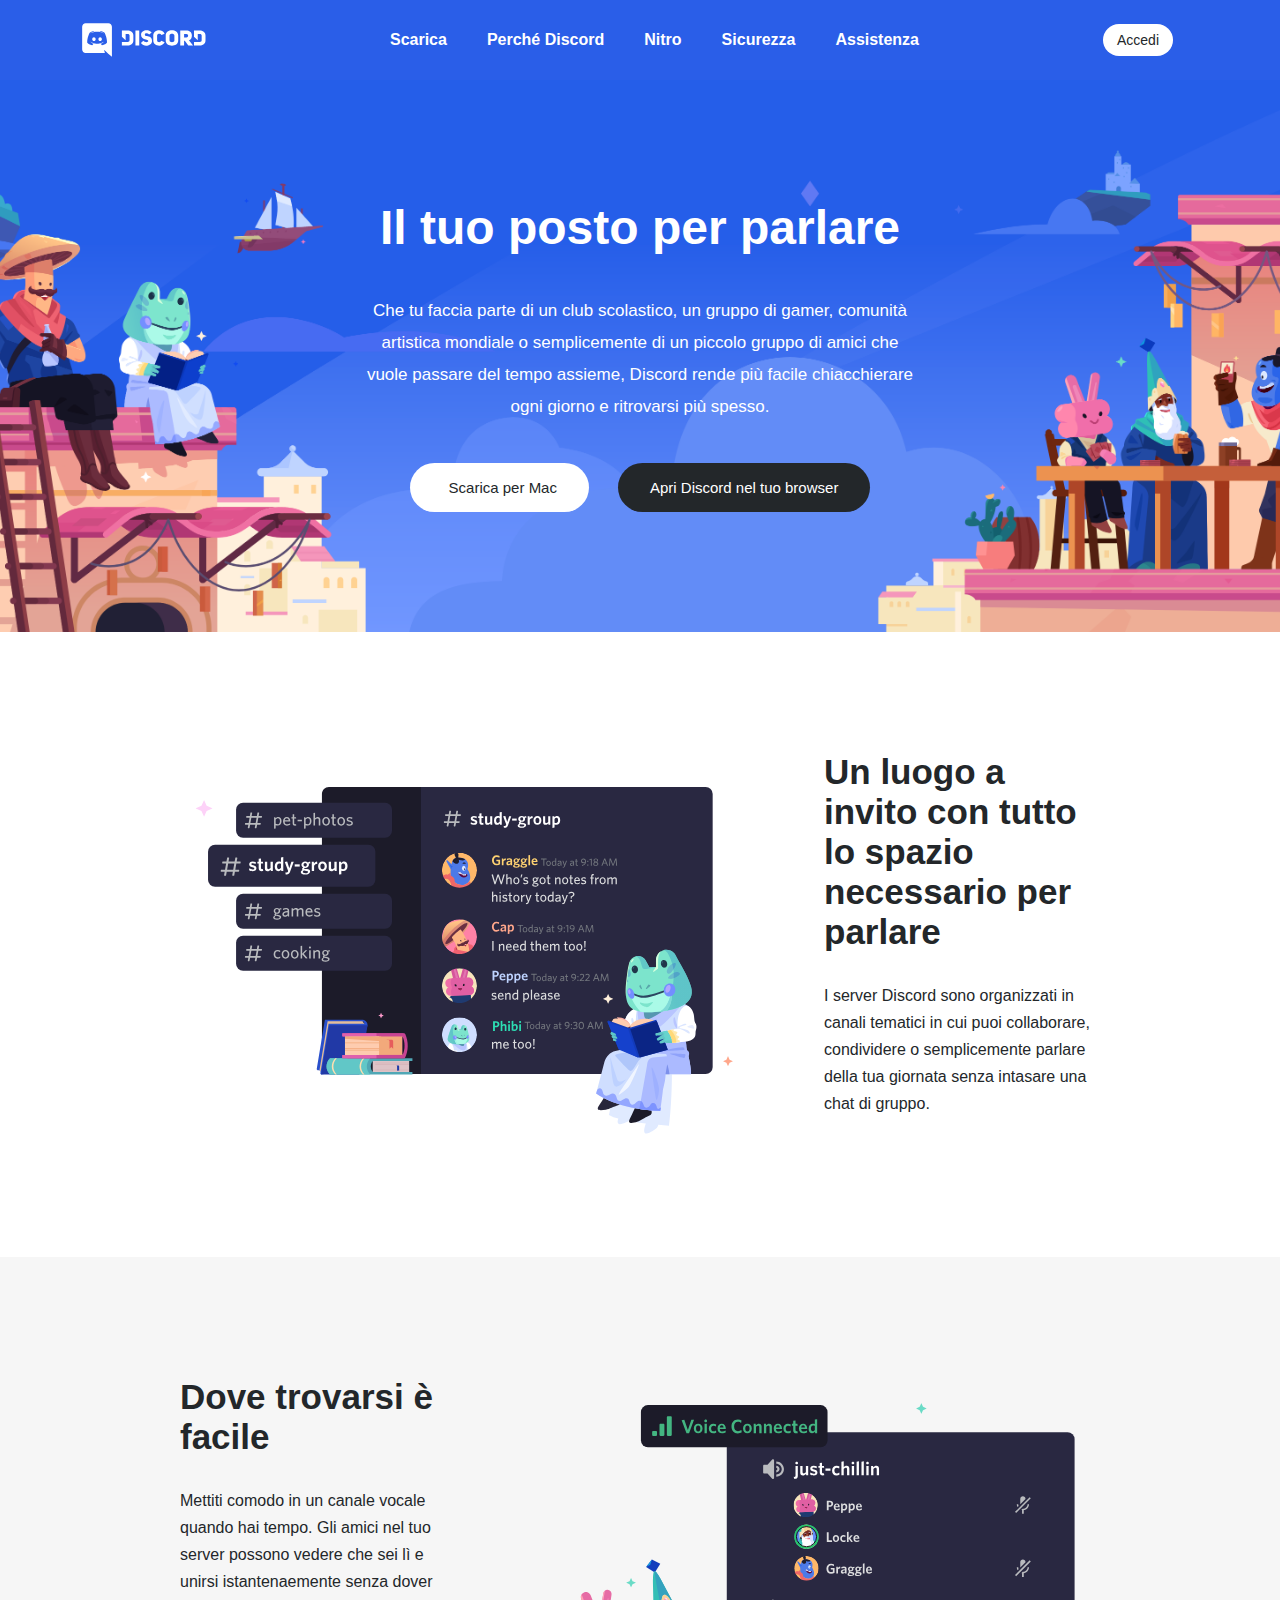
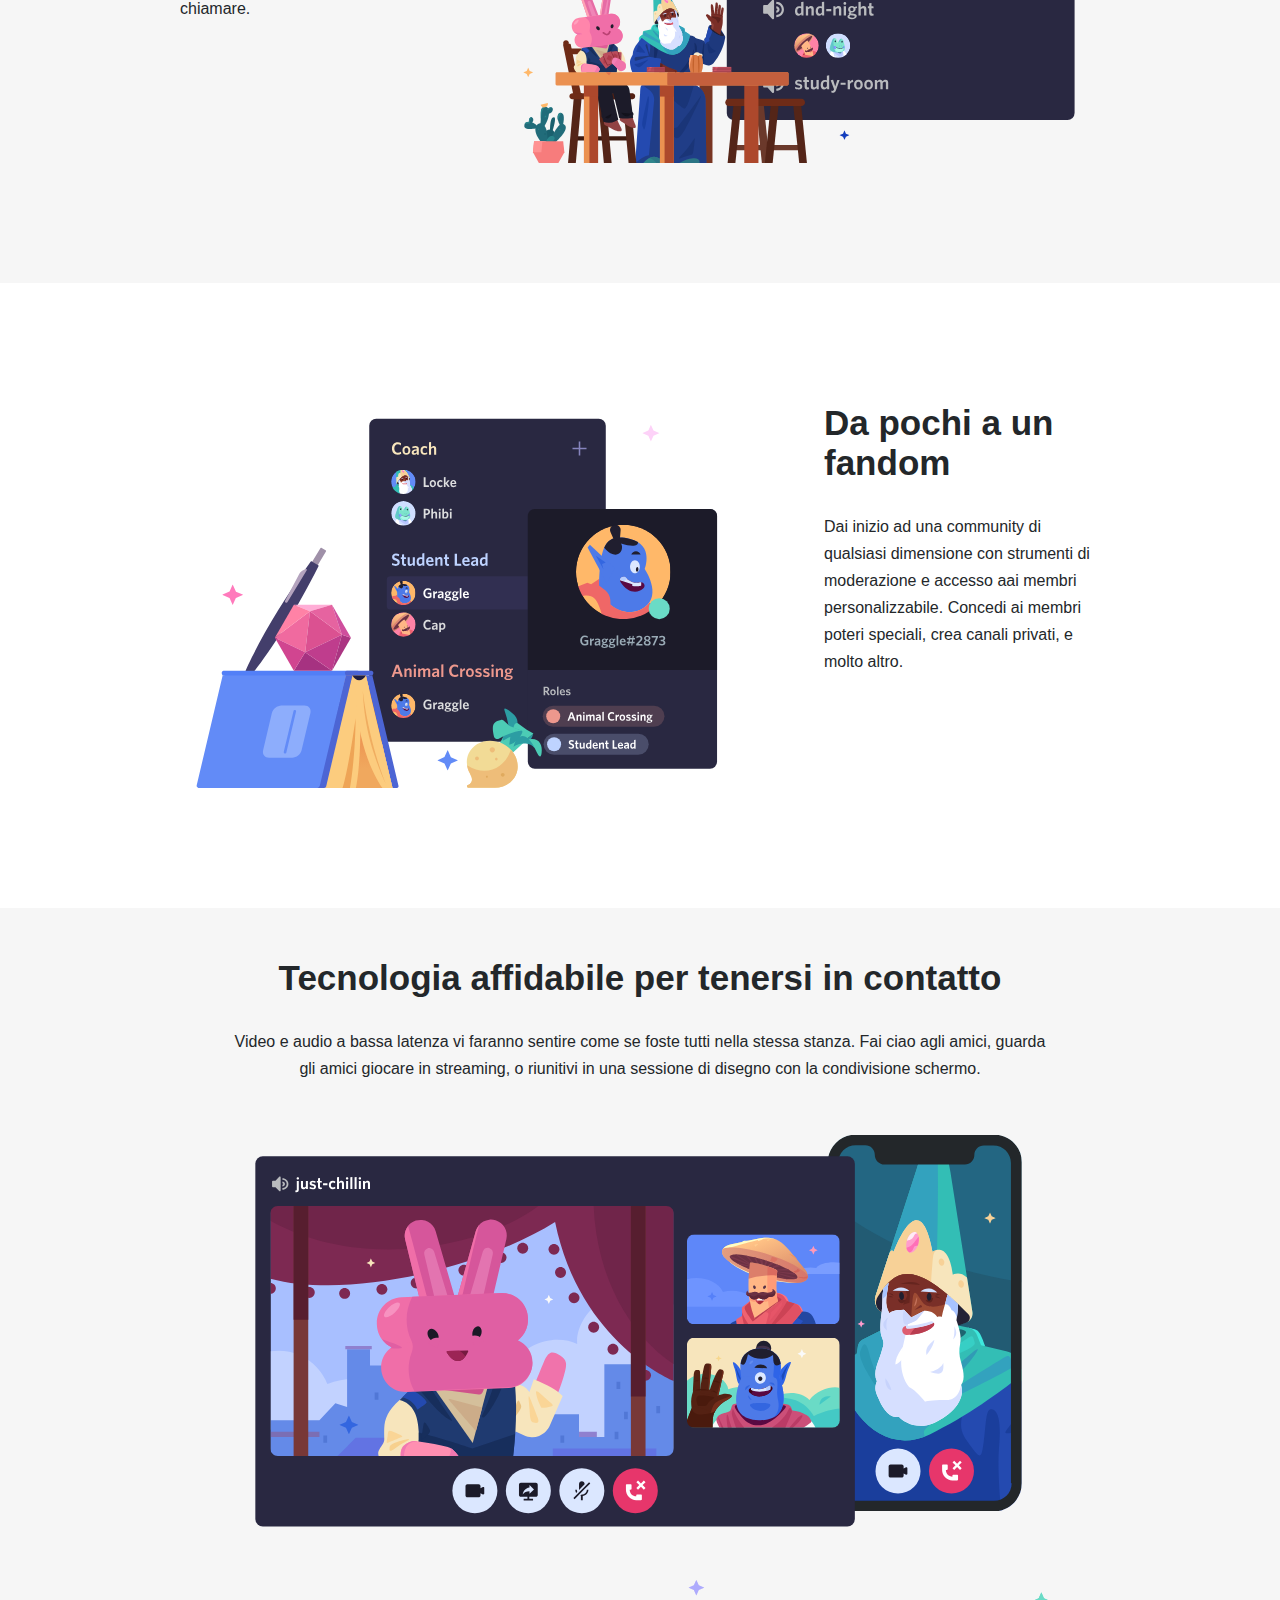
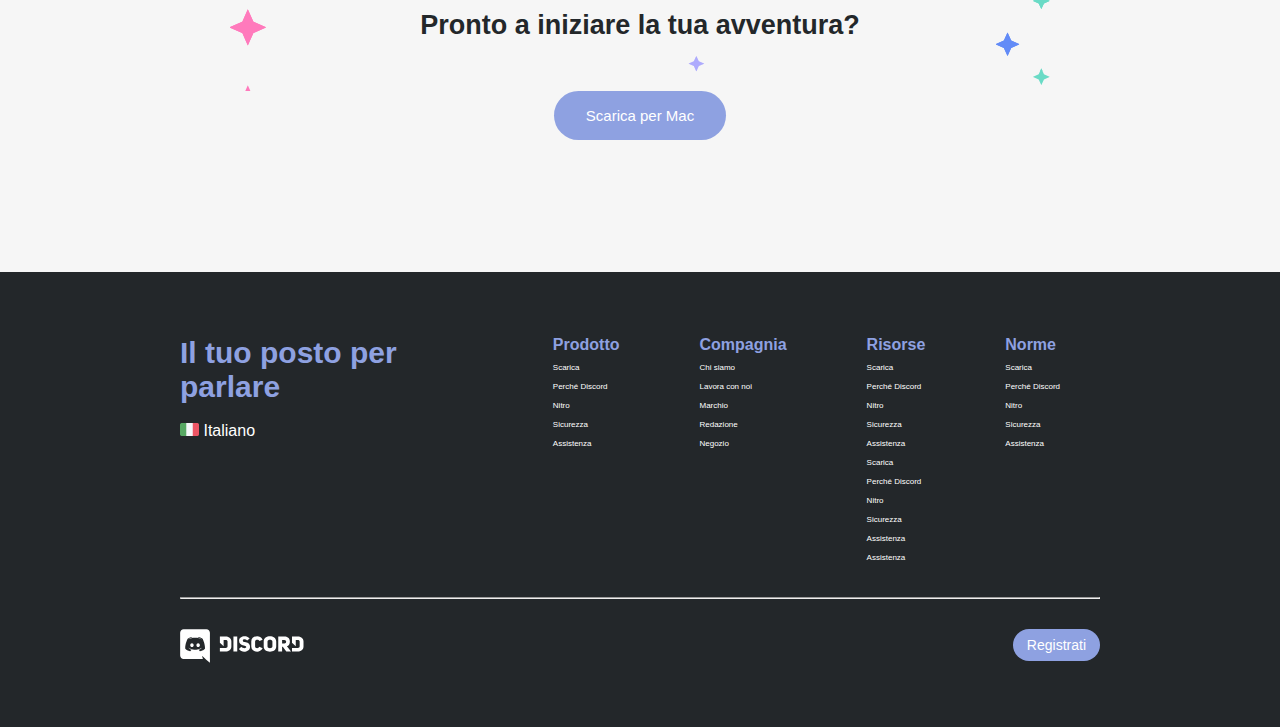
<file: index.html>
<!DOCTYPE html>
<html lang="it">
<head>
    <meta charset="UTF-8">
    <meta http-equiv="X-UA-Compatible" content="IE=edge">
    <meta name="viewport" content="width=device-width, initial-scale=1.0">
    <title>Discord| Il luogo ideale per parlare e ritrovarsi</title>
    <link rel="icon" type="image/png" href="img/favicon.png">

    <link rel="apple-touch-icon" href="touch-icon-iphone.png/img/favicon.png">
    <link rel="apple-touch-icon" sizes="76x76" href="img/favicon.png">
    <link rel="apple-touch-icon" sizes="120x120" href="img/favicon.png">
    <link rel="apple-touch-icon" sizes="152x152" href="img/favicon.png">
    
    <link rel="stylesheet" href="main.css">
    <link rel="stylesheet" href="https://cdnjs.cloudflare.com/ajax/libs/font-awesome/6.2.0/css/all.min.css"
    integrity="sha512-xh6O/CkQoPOWDdYTDqeRdPCVd1SpvCA9XXcUnZS2FmJNp1coAFzvtCN9BmamE+4aHK8yyUHUSCcJHgXloTyT2A=="
    crossorigin="anonymous" referrerpolicy="no-referrer"/>
</head>

<body>
    <header>
        <div class="contenitore">
            <div class="logo">
                <img src="img/logo.svg" alt="Logo">
            </div>

            <nav class="nav-bar">
                <ul class="nav">
                    <li><a href="#">Scarica</a></li>
                    <li><a href="#">Perché Discord</a></li>
                    <li><a href="#">Nitro</a></li>
                    <li><a href="#">Sicurezza</a></li>
                    <li><a href="#">Assistenza</a></li>
                </ul>
            </nav>
            <div class="login">
                <button class="btn btn-white btn-small">Accedi</button>
            </div>
        </div>   

    </header>

    <main>
        <!-- intestatione + immagine con cui inizia la pagina -->
        <div class="contenitore-del-img">
            <div class="contenitore-del-titolo">
                <h1 class="titolo">Il tuo posto per parlare</h1>
                <div class="paragrafo">
                    <p>Che tu faccia parte di un club scolastico, un gruppo di gamer, comunità artistica mondiale o semplicemente di un piccolo gruppo di amici che vuole passare del tempo assieme, Discord rende più facile chiacchierare ogni giorno e ritrovarsi più spesso.</p>
                </div>
                
                <button class="btn btn-white"> <span class="icona-a-freccia"><i class="fa-solid fa-arrow-down-long"></i></span>Scarica per Mac</button>
                <button class="btn btn-grey">Apri Discord nel tuo browser</button>
            </div>
        </div>
        <!-- inizio prima sezione -->
            <section class="row-white">
                <div class="container">
                    <div class="row">
                        <div class="immagine-fianco-sx W-70">
                            <img src="img/item1.svg" alt="Ranocchiella che legge">
                        </div>
                        <div class="parte-testo W-30">
                    
                            <h2 class="subtitolo">Un luogo a invito con tutto lo spazio necessario per parlare</h2>
                            
                            <p class="sottoparagrafo">I server Discord sono organizzati in canali tematici in cui puoi collaborare, condividere o semplicemente parlare della tua giornata senza intasare una chat di gruppo.</p>
                        </div>
                    </div>
                </div>
            </section>

            <!-- inizio seconda sezione -->
            <section class="row-grey">
                <div class="container">
                    <div class="row">
                        <div class="parte-testo W-30">
                            
                            <h2 class="subtitolo">Dove trovarsi è facile</h2>
                            
                            <p class="sottoparagrafo">Mettiti comodo in un canale vocale quando hai tempo. Gli amici nel tuo server possono vedere che sei lì e unirsi istantenaemente senza dover chiamare.</p>
                        </div>
                        <div class="immagine-fianco-dx W-70">
                            <img src="img/item2.svg" alt="Mago pittore">
                        </div>
                    </div>
                </div>
            </section>

            <!-- inizio terza sezione -->
            <section class="row-white">
                <div class="container">
                    <div class="row">
                        <div class="immagine-fianco-sx W-70">
                            <img src="img/item3.svg" alt="Rubrica">
                        </div>
                        <div class="parte-testo W-30">
                    
                            <h2 class="subtitolo">Da pochi a un fandom</h2>
                            
                            <p class="sottoparagrafo">Dai inizio ad una community di qualsiasi dimensione con strumenti di moderazione e accesso aai membri personalizzabile. Concedi ai membri poteri speciali, crea canali privati, e molto altro.</p>
                        </div>
                    </div>
                </div>
            </section>

            <!-- inizio quarta sezione -->
            <section class="row-grey">
                <div class="container">
                    <div class="contenitore-row">
                        <div class="parte-testo row-4">
                        
                            <h2 class="subtitolo nuovo">Tecnologia affidabile per tenersi in contatto</h2>
                            
                            <p class="sottoparagrafo nuovo">Video e audio a bassa latenza vi faranno sentire come se foste tutti nella stessa stanza. Fai ciao agli amici, guarda gli amici giocare in streaming, o riunitivi in una sessione di disegno con la condivisione schermo.</p>
                        </div>
                        <div class="immagine-centrale">
                            <img src="img/item4-big.svg" alt="display" style="display: block;">
                        </div>
                    <!-- Conclusione con una CTA  -->
                        <div class="parte-testo conclusione">
                            <h3 class="subtitolo conclusione">Pronto a iniziare la tua avventura?</h3>

                        </div>
                        <div class="CTA-finale">
                            <button class="btn btn-violet"><i class="fa-solid fa-arrow-down-long"></i> </span>Scarica per Mac</button>
                        </div>
                        
                    </div>
                </div>
            </section>
                
    </main>
    <footer>
        <!-- primo container di chiusura -->
            <div class="container footer">
                <div class="slot">
                    <div class="slogan-finale">
                        <h3>Il tuo posto per <br> parlare</h3> <br>
                        <div class="language-bar">
                            <img class="icona-img" src="img/ita.png" alt="icona della bandiera italiana">
                            <p class="testo-icona">Italiano <i class="fa-solid fa-chevron-down"></i></p>
                        </div>
                        <div class="social-bar">
                            <div><i class="fa-brands fa-twitter"></i></div>
                            <div><i class="fa-brands fa-instagram icone-social"></i></div>
                            <div><i class="fa-brands fa-facebook icone-social"></i></div>
                            <div><i class="fa-brands fa-youtube icone-social"></i></div>
                        </div> 
                    </div>
                    <!-- colonne dell'area footer  -->
                    <div class="columns">
                        <div class="column">
                            <h5 class="h5-minititolo">Prodotto</h5>
                            <ul class="ul-style-none">
                                <li>Scarica</li>
                                <li>Perché Discord</li>
                                <li>Nitro</li>
                                <li>Sicurezza</li>
                                <li>Assistenza</li>
                            </ul>
                        </div>
                        <div class="column">
                            <h5 class="h5-minititolo">Compagnia</h5>
                            <ul class="ul-style-none">
                                <li>Chi siamo</li>
                                <li>Lavora con noi</li>
                                <li>Marchio</li>
                                <li>Redazione</li>
                                <li>Negozio</li>
                            </ul>
                        </div>
                        <div class="column">
                            <h5 class="h5-minititolo">Risorse</h5>
                            <ul class="ul-style-none">
                                <li>Scarica</li>
                                <li>Perché Discord</li>
                                <li>Nitro</li>
                                <li>Sicurezza</li>
                                <li>Assistenza</li>
                                <li>Scarica</li>
                                <li>Perché Discord</li>
                                <li>Nitro</li>
                                <li>Sicurezza</li>
                                <li>Assistenza</li>
                                <li>Assistenza</li>
                            </ul>
                        </div>
                        <div class="column">
                            <h5 class="h5-minititolo">Norme</h5>
                            <ul class="ul-style-none">
                                <li>Scarica</li>
                                <li>Perché Discord</li>
                                <li>Nitro</li>
                                <li>Sicurezza</li>
                                <li>Assistenza</li>
                            </ul>
                        </div> 
                    </div>
                </div>
                <!-- linea orizzontale + button e logo del footer  -->
                <hr>
                <div class="contenitore-footer">
                    <div class="logo-del-footer"> 
                        <img src="img/logo.svg" alt="Logo Discord"> 
                    </div> 
                    <div class="fix-dx">
                        <button class="btn btn-small btn-violet">Registrati</button>
                    </div>
                </div>
            </div>
    </footer>
</body>
</html>
</file>
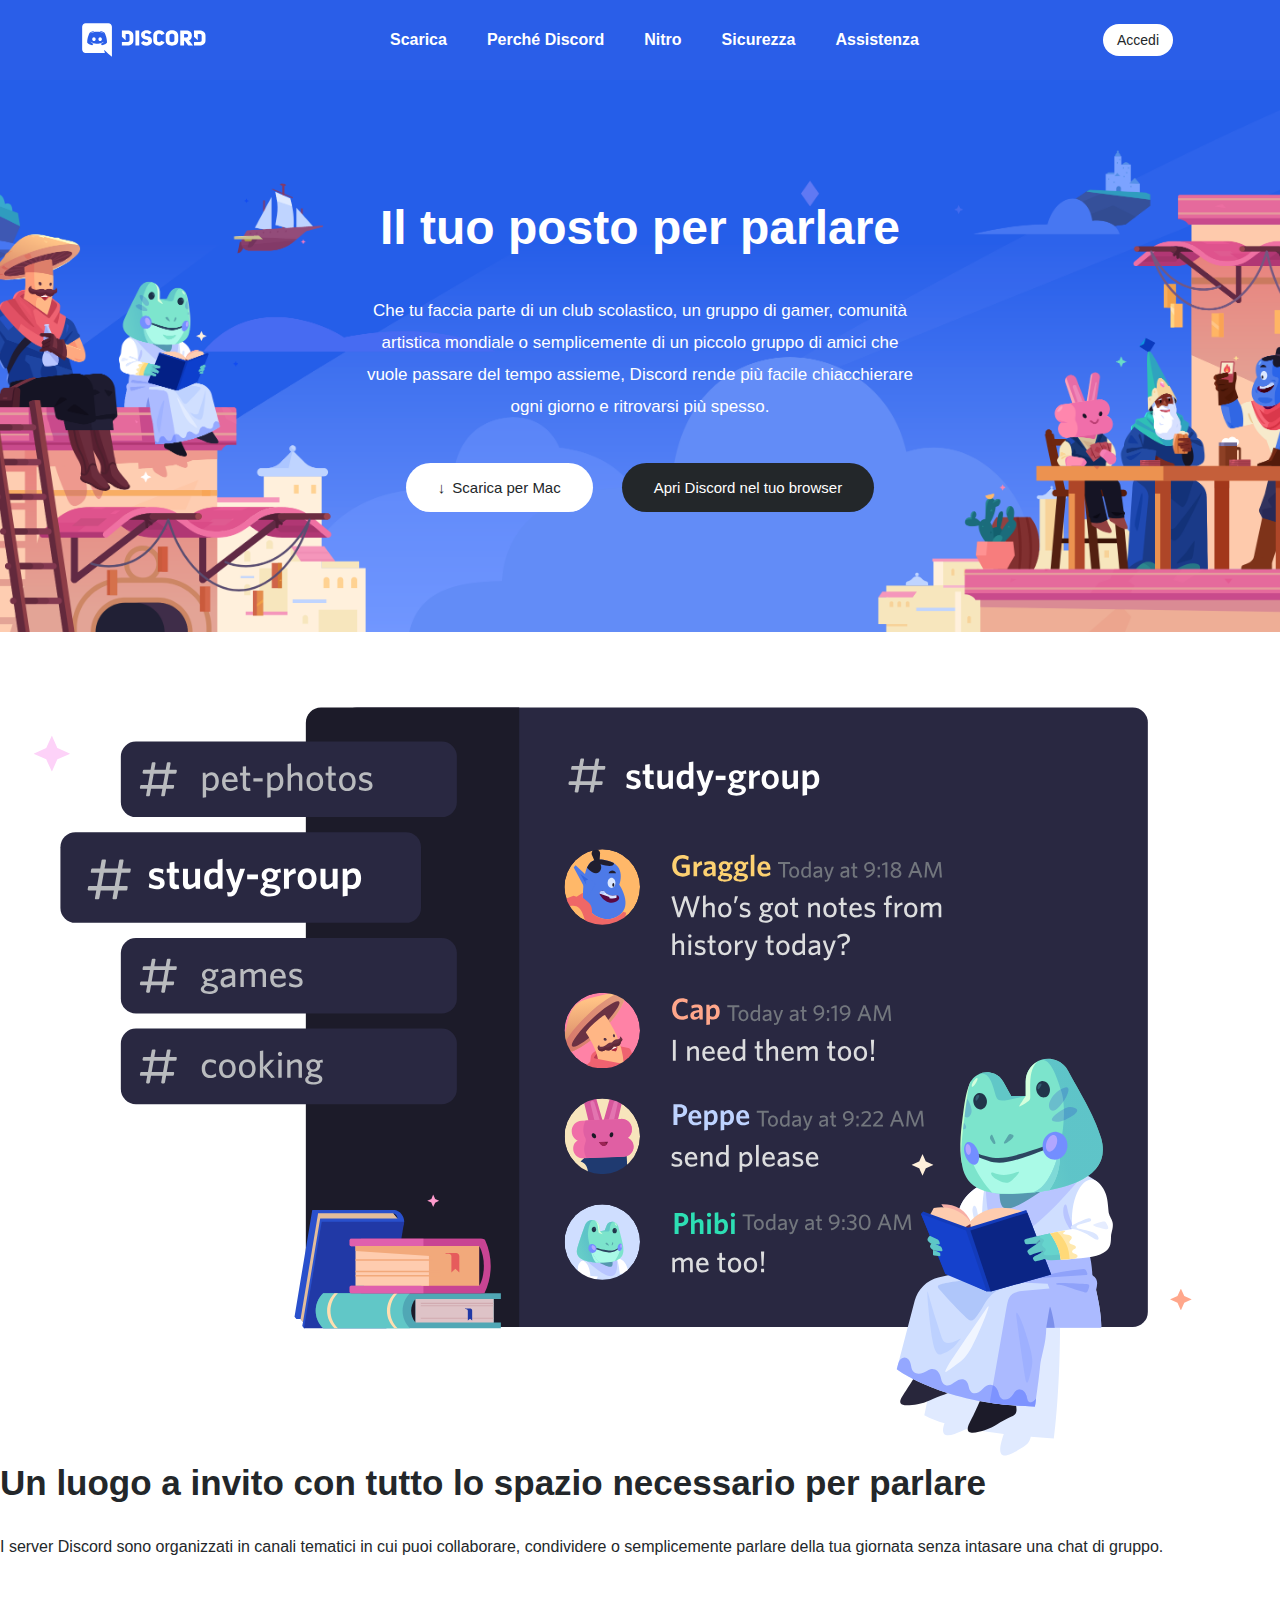
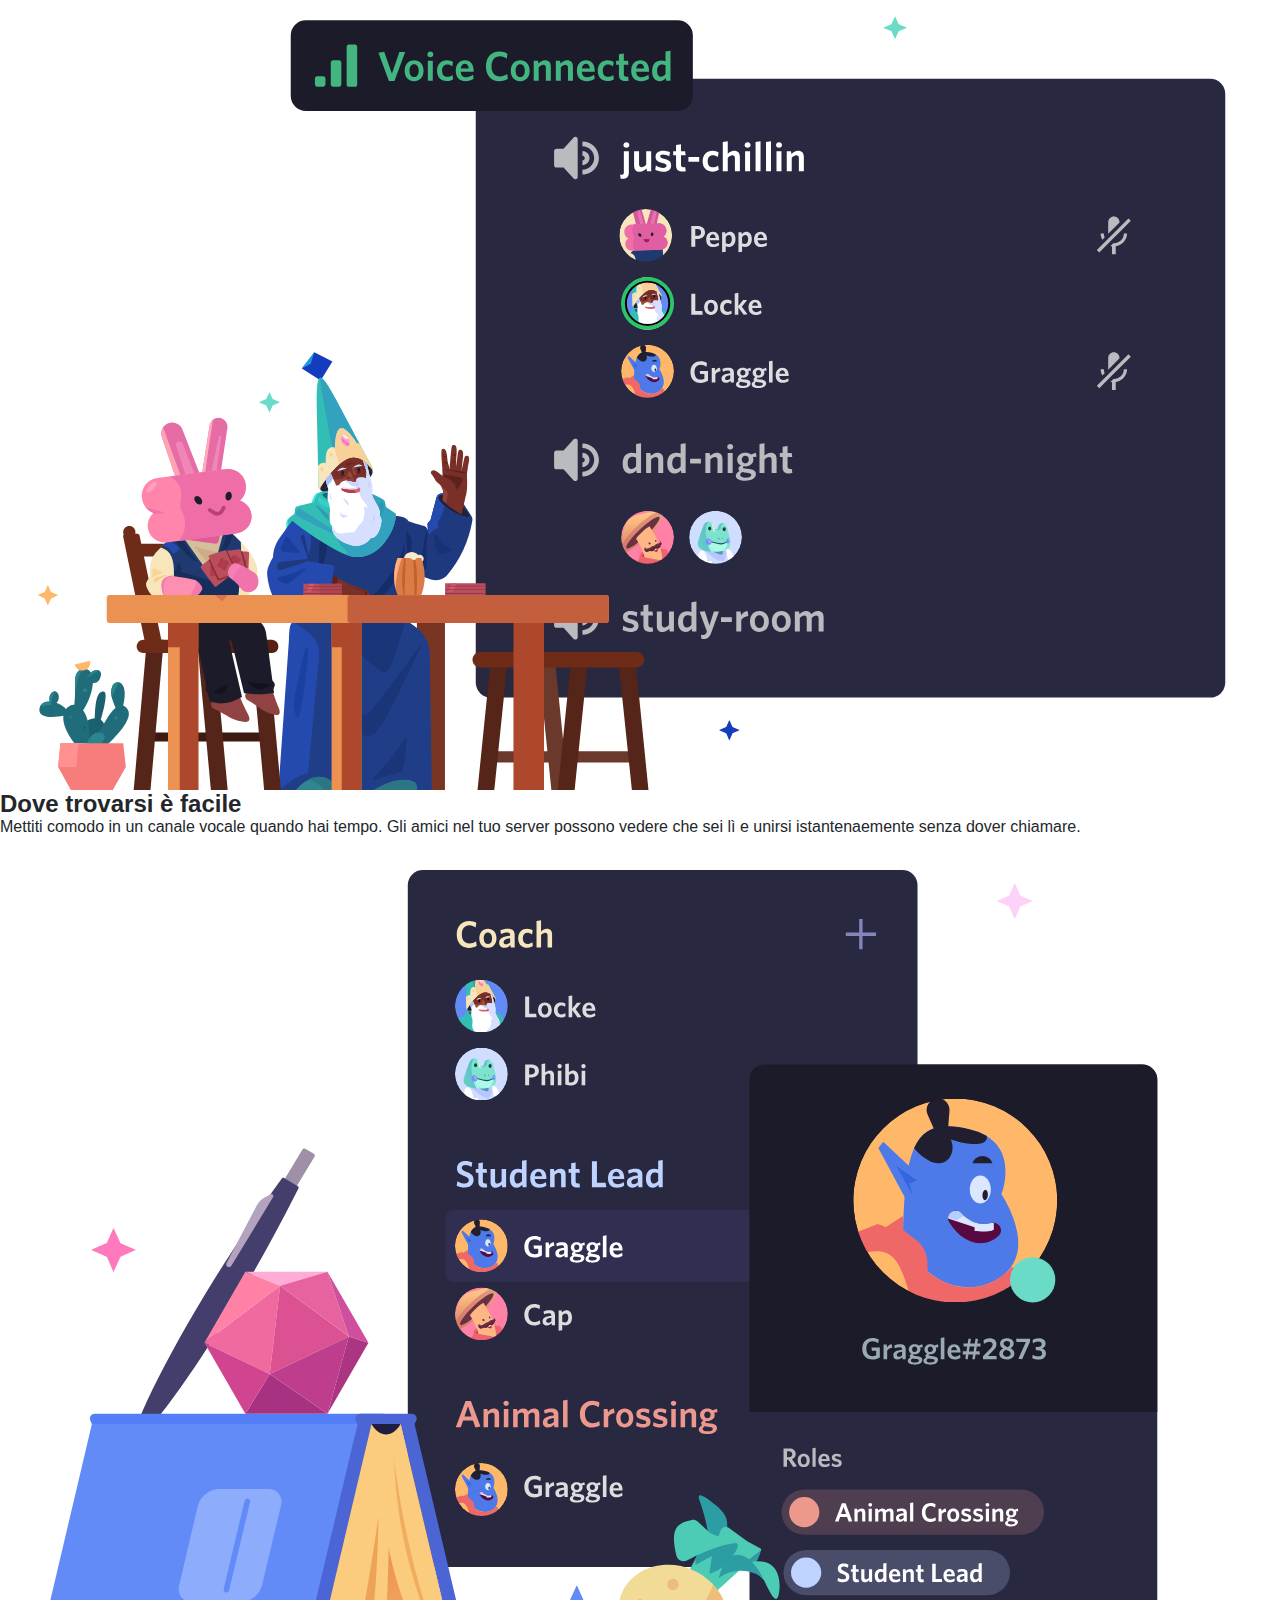
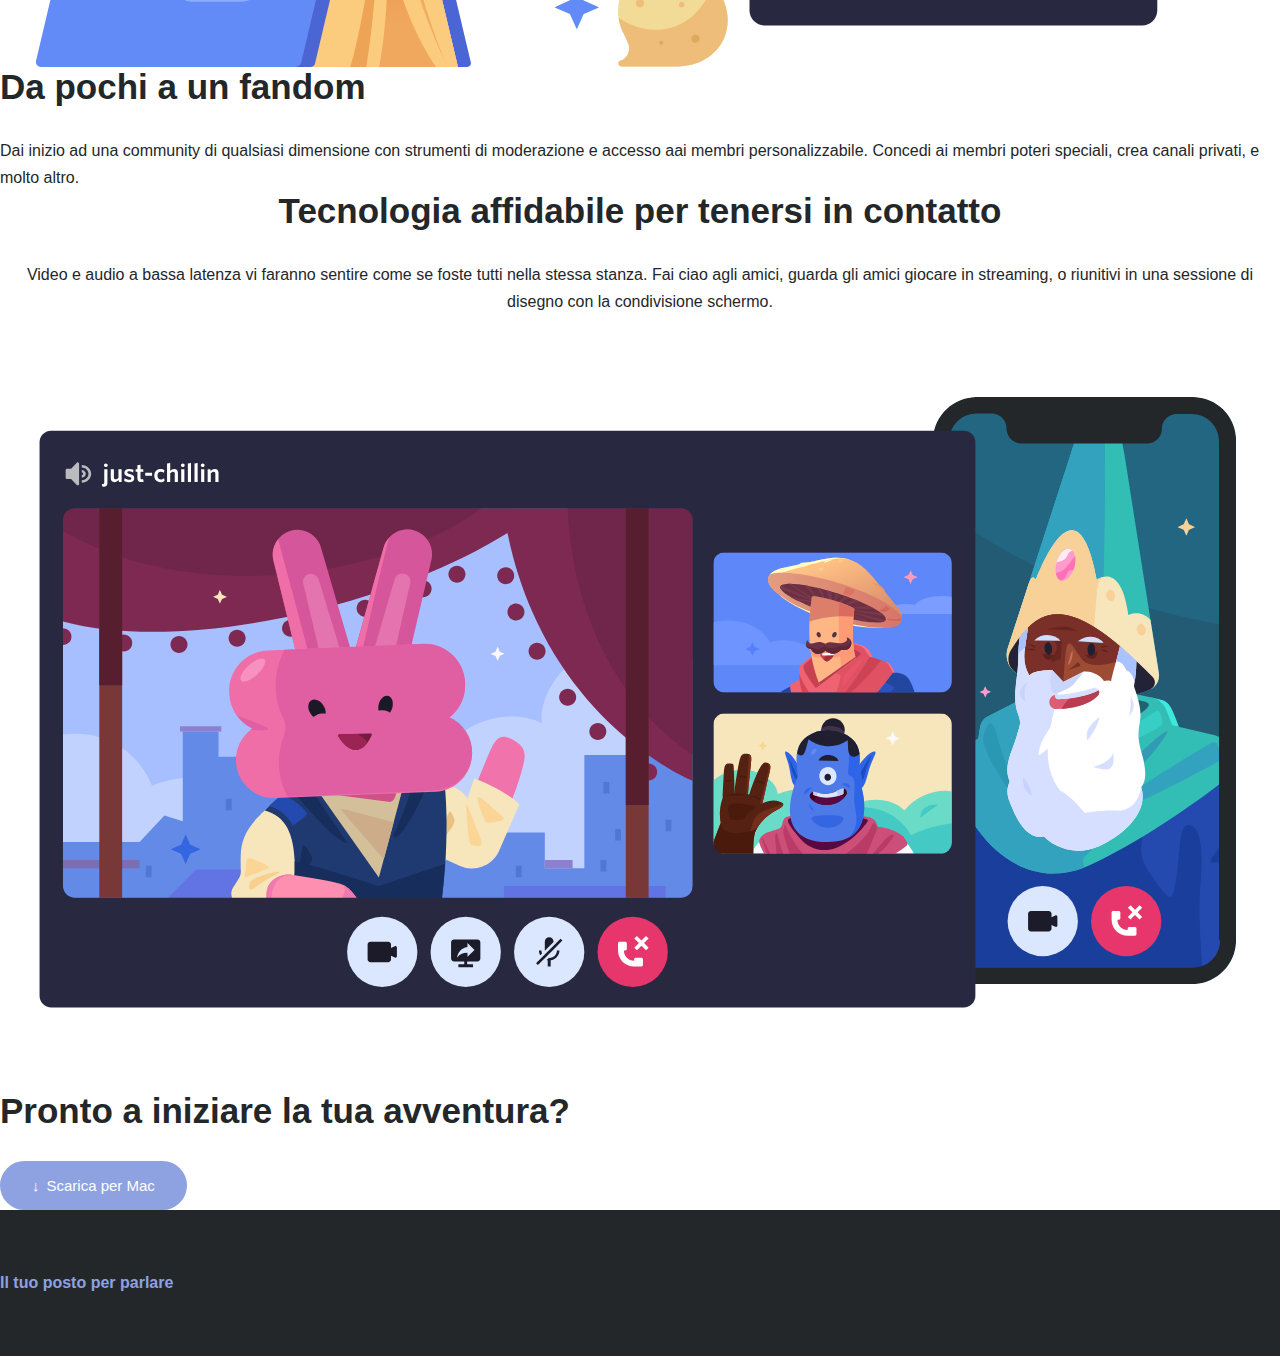
<file: discord.html>
<!DOCTYPE html>
<html lang="it">
<head>
    <meta charset="UTF-8">
    <meta http-equiv="X-UA-Compatible" content="IE=edge">
    <meta name="viewport" content="width=device-width, initial-scale=1.0">
    <title>Discord| Il luogo ideale per parlare e ritrovarsi</title>
    <link rel="stylesheet" href="main.css">
</head>

<body>
    <header>
        <div class="contenitore">
            <div class="logo">
               <img src="img/logo.svg" alt="Logo">
            </div>

            <nav class="nav-bar">
                <ul class="nav">
                    <li><a href="#">Scarica</a></li>
                    <li><a href="#">Perché Discord</a></li>
                    <li><a href="#">Nitro</a></li>
                    <li><a href="#">Sicurezza</a></li>
                    <li><a href="#">Assistenza</a></li>
                </ul>
            </nav>
            <div class="login">
                <button class="btn btn-white btn-small">Accedi</button>
            </div>
          
        </div>   

    </header>

    <main>
        <div class="contenitore-del-img">
            <div class="contenitore-del-titolo">
                <h1 class="titolo">Il tuo posto per parlare</h1>
                <div class="paragrafo">
                    <p>Che tu faccia parte di un club scolastico, un gruppo di gamer, comunità artistica mondiale o semplicemente di un piccolo gruppo di amici che vuole passare del tempo assieme, Discord rende più facile chiacchierare ogni giorno e ritrovarsi più spesso.</p>
                </div>
                
                <button class="btn btn-white"> <span class="icona-a-freccia">&#8595;</span>Scarica per Mac</button>
                <button class="btn btn-grey">Apri Discord nel tuo browser</button>
            </div>
        </div>



        <div class="box"> 
            <section class="row-sezione">
                <div class="sezione-one">
                    <div class="immagine-uno">
                        <img src="img/item1.svg" alt="Ranocchiella che legge">
                    </div>
                    <div class="parte-testo">
                
                        <h2 class="subtitolo">Un luogo a invito con tutto lo spazio necessario per parlare</h2>
                        
                        <p class="sottoparagrafo">I server Discord sono organizzati in canali tematici in cui puoi collaborare, condividere o semplicemente parlare della tua giornata senza intasare una chat di gruppo.</p>
                    </div>
                </div>
            </section>

            <section class="row-sezion2">
                <div class="sezione-two">
                    <div class="immagine-due">
                        <img src="img/item2.svg" alt="mago pittore">
                    </div>
                    <div class="parte-testo">
                
                        <h2 class="subtitolo-2">Dove trovarsi è facile</h2>
                        
                        <p class="sottoparagrafo-2">Mettiti comodo in un canale vocale quando hai tempo. Gli amici nel tuo server possono vedere che sei lì e unirsi istantenaemente senza dover chiamare.</p>
                    </div>
                </div>
            </section>

            <section class="row-sezione">
                <div class="sezione-one">
                    <div class="immagine-uno">
                        <img src="img/item3.svg" alt="Rubrica">
                    </div>
                    <div class="parte-testo">
                
                        <h2 class="subtitolo">Da pochi a un fandom</h2>
                        
                        <p class="sottoparagrafo">Dai inizio ad una community di qualsiasi dimensione con strumenti di moderazione e accesso aai membri personalizzabile. Concedi ai membri poteri speciali, crea canali privati, e molto altro.</p>
                    </div>
                </div>
            </section>

            <section class="row-sezione4">
                <div class="parte-testo row-4">
                
                    <h2 class="subtitolo nuovo">Tecnologia affidabile per tenersi in contatto</h2>
                    
                    <p class="sottoparagrafo nuovo">Video e audio a bassa latenza vi faranno sentire come se foste tutti nella stessa stanza. Fai ciao agli amici, guarda gli amici giocare in streaming, o riunitivi in una sessione di disegno con la condivisione schermo.</p>
                </div>
                <div class="immagine-4">
                    <img src="img/item4-big.svg" alt="display" style="display: block;">
                </div>

                <div class="parte-testo last-one">
                    <h3 class="subtitolo ultimo">Pronto a iniziare la tua avventura?</h3>

                </div>
                <div class="bottone">
                    <button class="btn btn-violet"> <span class="icona-a-freccia">&#8595;</span>Scarica per Mac</button>
                </div>
                

            </section>
        </div>
    </main>

    <footer>
        <div class="footer">
            <h3 class="slogan-finale">Il tuo posto per parlare</h3>
        </div>
    </footer>
</body>
</html>
</file>
<file: main.css>
:root{
    --font: "Whitney","Helvetica Neue","Helvetica","Arial",sans-serif;
    --color-grey: #23272A;
    --color-lilla: #8EA1E1;
    --color-bisc: #F6F6F6;
    --tab-icon: "img/favicon.ico";
}


* {
    margin: 0;
    padding: 0;
    box-sizing: border-box;
}
img{
    width: 100%;
    height: auto;
    display: block;
}

.contenitore{
    width: 100%;
    height: 80px;
    margin: 0 auto;
    background-color: #2A5EE8;
    display: flex;
    align-items: center;
    justify-content: space-around;
}

.logo{
    display: flex;
    align-items: center;
}

.nav{
    list-style: none;
    display: flex;
}


.nav li a{
    display: inline-block;
    padding: 10px 10px;
    margin: 0 10px;
    color: white;
    text-decoration: none;
    font-size: 100%;
    font-family: var(--font);
    font-weight: bold;
}

.contenitore-del-img{
    background-image: url("img/jumbo.png");
    background-size: cover;
    background-position: center;
    background-repeat: no-repeat;
    text-align: center;
    color: white;
}
.contenitore-del-titolo{
    background-color: transparent;
    width: 50%;
    margin: auto;
    padding: 120px 40px;
    vertical-align: baseline;
}
.titolo{
    font-family: var(--font);
    font-weight: bold;
    font-size: 300%;
    padding-bottom: 40px;
}

.paragrafo{
    font-size: 17px;
    font-family: var(--font);
    font-weight: 350;
    padding-bottom: 40px;
    line-height: 2rem;
}
/* .box{
    width: 100%;
    margin: auto;
} */





.container{
    /* display: flex;
    justify-content: flex-start; */
    max-width: 920px;
    width: 100%;
    margin: 0 auto;
    
}
.row{
    display: flex;
    justify-content: center;
    padding: 120px 0;
    background-color: transparent;
}
.row-grey{
    background-color: var(--color-bisc);
}
.row-white{
    background-color: white;
}
.immagine-fianco-sx{
    padding-right: 50px;
}
.immagine-fianco-dx{
    padding-left: 50px;
}
.W-70{
    width: 70%;
}
.W-30{
    width: 30%;
}
.parte-testo{
    font-family: var(--font);
    color: var(--color-grey);
}
.subtitolo{
    font-size: 35px;
    padding-bottom: 30px;
}

.sottoparagrafo{
    font-size: 1rem;
    line-height: 27px;
}

.contenitore-row{
    padding: 50px;
}

.parte-testo.row-4{
text-align: center;
}

.subtitolo.conclusione{
    font-size: 27px;
    text-align: center;
    padding: 30px;
}

.conclusione{
    background-image: url(img/stars.svg);
    background-size: contain;
    background-repeat: none;
    padding-bottom: 20px;
}

.CTA-finale{
    display: flex;
    justify-content: center;
    padding-bottom: 10%;
}


footer{
    background-color: var(--color-grey);
    width: 100%;
    color: white;
}
.footer{
    padding: 5% 0;
    width: 920px;
}
.slot{
    display: flex;
    justify-content: space-between;
    padding-bottom: 30px;
}

.slogan-finale{
    color: var(--color-lilla);
    font-family: var(--font);
    font-size: 1rem;
}

.testo-icona{
    font-family: var(--font);
    color: white;
    font-size: 100%;
    display: inline;

}
.freccia{
    color: white;
    text-align: center;
}
.icona-img{
    width: 19px;
    display: inline;
}
.social-bar{
    display: flex;
    color: white;
    padding-top: 20px;
}
.icone-social{
    padding-left: 20px;
}
.fa-brands{
    font-size: 20px;
}
h3{
    font-size: 30px;
}
hr{
    color: var(--color-lilla);
}

.columns{
    display: flex;
    font-family: var(--font);
}

.column {
    padding: 0 40px;
    font-weight: 500;
}
.ul-style-none li{
    list-style: none;
    font-size: .5rem;
    padding: 5px 0;
}

.h5-minititolo{
    color: var(--color-lilla);
    font-size: 16px;
    padding-bottom: 4px;
}

.contenitore-footer{
    display: flex;
    justify-content: space-between;
    padding-top: 30px;
}

.btn{
    border-radius: 28px;
    padding: 1rem 2rem;
    border: none;
    font-family: var(--font);
    font-size: 15px;
}

.btn-white{
    background-color: white;
    color: var(--color-grey);
    margin-right: 25px;
}
.icona-a-freccia{
    padding-right: 7px;
    text-align: center;
}

.btn-grey{
    background-color: var(--color-grey);
    color: white;
}
.btn-violet{
    background-color: var(--color-lilla);
    color: white;
}

.btn-small{
    border-radius: 40px;
    font-size: 14px;
    padding: 8px 14px;
}
</file>
